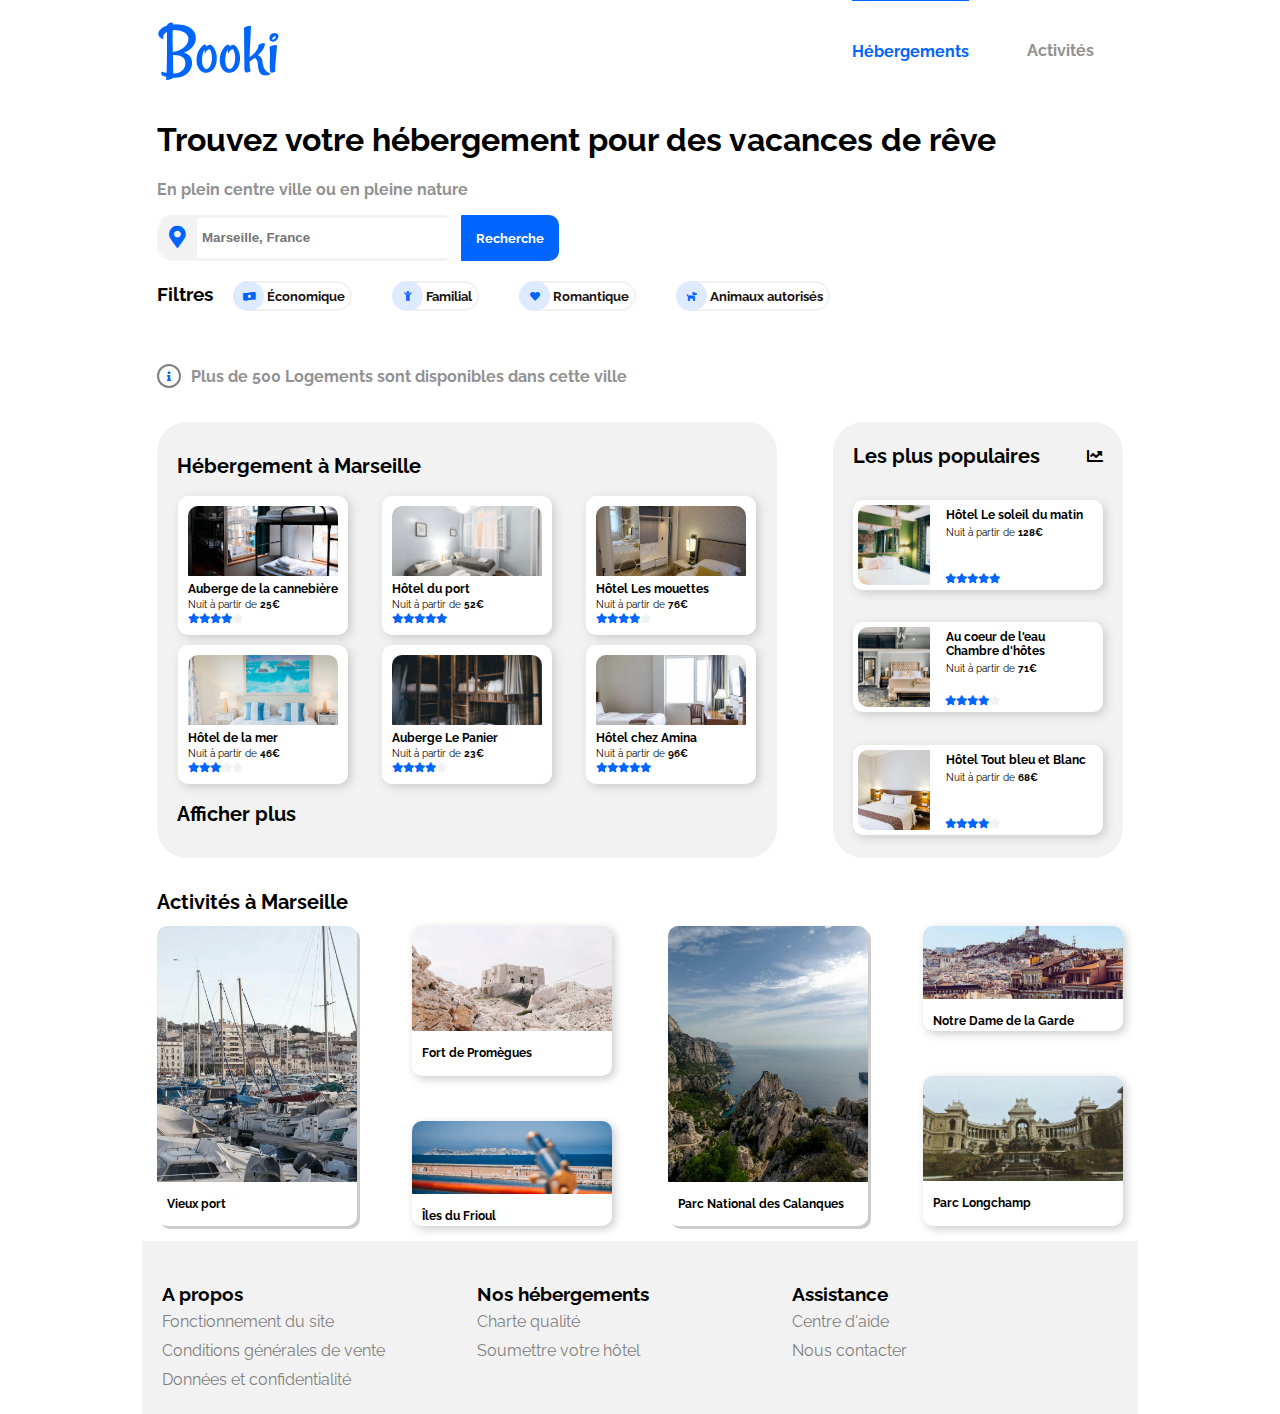
<file: index.html>
<!DOCTYPE html>
<html dir="ltr" lang="fr">
  <head>
    <meta charset="utf-8" />
    <!--prendre en charge sans soucis les caractères accentués-->
    <meta name="viewport" content="width=device-width, initial-scale=1" />

    <link rel="preconnect" href="https://fonts.googleapis.com" />
    <link rel="preconnect" href="https://fonts.gstatic.com" crossorigin />

    <!-- lien vers la fonte RALEWAY-->
    <link
      href="https://fonts.googleapis.com/css2?family=Raleway:wght@300;400;700&display=swap"
      rel="stylesheet"
    />
    <!--Lien vers les icones -->
    <link
      rel="stylesheet"
      href="https://cdnjs.cloudflare.com/ajax/libs/font-awesome/5.15.4/css/all.min.css"
      integrity="sha512-1ycn6IcaQQ40/MKBW2W4Rhis/DbILU74C1vSrLJxCq57o941Ym01SwNsOMqvEBFlcgUa6xLiPY/NS5R+E6ztJQ=="
      crossorigin="anonymous"
      referrerpolicy="no-referrer"
    />
    <!--Lien vers la feuille de styles-->
    <link rel="stylesheet" href="css/styles.css" />
    <meta name="google-site-verification" content="gHqJjGgJ9Q2KYkoZPG8qtgDvZn_JRS163qQi6VHBXZU" />
    <title>Site Booki</title>
  </head>
  <body>
    <div id="page">
      <header>
        <a href="#">
          <img src="images/logo/Booki_Centre.png" alt="Logo de Booki" />
        </a>
        <nav id="navigation">
          <a class="nounderline bordure_bleue" href="#Hebergements"
            >Hébergements</a
          >
          <!-- Lien vers le paragraphe Hébergement  style non souligné-->
          <a class="nounderline Fonte_Grise" href="#Activité"> Activités</a>
        </nav>
      </header>
      <!--Conteneur Page principale du site-->
      <section id="Menu_Recherche">
        <!--Conteneur menu recherche villet-->
        <div id="Titre">
          <h1>
            <strong>Trouvez votre hébergement pour des vacances de rêve</strong>
          </h1>
          <p>En plein centre ville ou en pleine nature</p>
        </div>
        <!--fin section titre-->

        <form class="Cont_Ville_Recherche">
          <!-- Formulaire recherche ville  -->

          <button class="Icone"><i class="fas fa-map-marker-alt"></i></button>
          <!-- Icône de localisation -->
          <input
            class="Champs_Ville"
            type="text"
            placeholder="Marseille, France"
            name="Ville"
            id="Ville"
            size="30"
          />
          <!-- Champ de renseignement de la ville -->
          <button class="Bouton_Val_Recherche">Recherche</button>
          <button class="Icone_Recherche"><i class="fas fa-search"></i></button>
        </form>
        <!--    fin Formulaire recherche ville -->
      </section>
      <!--fin menu-recherche-->
      <!--Fin formulaire recherche ville-->

      <section id="Filtre">
        <!--Container des filtres de recherches-->
        <div id="Selection-Filter">
          <h3>Filtres</h3>

          <nav class="Bouton_Regroupement">
            <button class="Bouton_Filtre">
              <!--bouton filtre économique-->
              <i class="fas fa-money-bill-wave-alt Icone_Localisation"></i>
              <!--icone économique-->
              <span class="Theme">Économique</span>
            </button>
            <!--fin bouton filtre économique-->
            <button class="Bouton_Filtre">
              <!--bouton filtre famille-->
              <i class="fas fa-child Icone_Localisation"></i>
              <!--icone Famille-->
              <span class="Theme">Familial</span>
            </button>
            <!--Fin DIV bouton filtre famille-->
          </nav>
          <button class="Bouton_Filtre">
            <!--bouton filtre ROMANTIQUE-->
            <i class="fas fa-heart Icone_Localisation"></i>
            <!--icone Romantique-->
            <span class="Theme">Romantique</span>
          </button>
          <!--Fin bouton filtre ROMANTIQUE-->
          <button class="Bouton_Filtre">
            <!--bonton filtre Animaux autorisé-->
            <i class="fas fa-dog Icone_Localisation"></i>
            <!--icone Animaux autorisé-->
            <span class="Theme">Animaux autorisés</span>
          </button>
          <!--Fin bouton filtre Animaux autorisés-->
        </div>
        <!--Fin Selection-Filter-->
        <div class="Info">
          <!--   Container de l'info logement-->
          <div class="Icone_Info"><i class="fas fa-info"></i></div>
          <p>
            <span>Plus de 500 Logements sont disponibles dans cette ville</span>
          </p>
        </div>
      </section>
      <!--fin de conteneur bonton filtre-->

      <section id="Hebergements">
        <!--              Section HEBERGEMENT                    -->
        <div class="Hebergement_a_Marseille">
          <div class="Titre1">
            <h2>Hébergement à Marseille</h2>
          </div>
          <!--fin Titre1-->
          <div id="Hotels_Marseille">
            <!-- Hotel à Marseille-->
            <div class="Hebergement1">
              <!--premiere hebergement-->
              <a class="nounderline" href="">
                <img
                  class="Banniere_Image"
                  src="images/hebergements/4_small/marcus-loke-WQJvWU_HZFo-unsplash.jpg"
                  srcset="
                    images/hebergements/4_small/marcus-loke-WQJvWU_HZFo-unsplash.jpg   480w,
                    images/hebergements/3_medium/marcus-loke-WQJvWU_HZFo-unsplash.jpg  768w,
                    images/hebergements/2_Large/marcus-loke-WQJvWU_HZFo-unsplash.jpg   992w,
                    images/hebergements/1_xlarge/marcus-loke-WQJvWU_HZFo-unsplash.jpg 1092w
                  "
                  sizes="(min-width: 250px) 50vw , (min-width:500px) 25vw , 100vw"
                  alt="Auberge de la Cannebière"
                />

                <h3>Auberge de la cannebière</h3>
                <p>Nuit à partir de <strong>25€</strong></p>

                <div class="Classement">
                  <i class="fas fa-star"></i>
                  <i class="fas fa-star"></i>
                  <i class="fas fa-star"></i>
                  <i class="fas fa-star"></i>
                  <b class="fas fa-star"></b>
                </div>
                <!--Fin classement premiers hebergement-->
              </a>
              <!--Fin lien image-->
            </div>
            <!-- fin hebergement1-->
            <div class="Hebergement1">
              <!--deuxieme hebergement-->
              <a class="nounderline" href="">
                <img
                  class="Banniere_Image"
                  src="images/hebergements/4_small/fred-kleber-gTbaxaVLvsg-unsplash.jpg"
                  srcset="
                    images/hebergements/4_small/fred-kleber-gTbaxaVLvsg-unsplash.jpg   480w,
                    images/hebergements/3_medium/fred-kleber-gTbaxaVLvsg-unsplash.jpg  768w,
                    images/hebergements/2_Large/fred-kleber-gTbaxaVLvsg-unsplash.jpg   992w,
                    images/hebergements/1_xlarge/fred-kleber-gTbaxaVLvsg-unsplash.jpg 1092w
                  "
                  sizes="(min-width: 250px) 50vw , (min-width:500px) 25vw , 100vw"
                  alt="Hotel du Port"
                />

                <h3>Hôtel du port</h3>
                <p>Nuit à partir de <strong>52€</strong></p>
                <div class="Classement">
                  <!-- classification ***-->
                  <i class="fas fa-star"></i>
                  <i class="fas fa-star"></i>
                  <i class="fas fa-star"></i>
                  <i class="fas fa-star"></i>
                  <i class="fas fa-star"></i>
                </div>
                <!--Fin classement premiers hebergement-->
              </a>
              <!--Fin lien image-->
            </div>
            <!-- fin deuxieme hebergement2 -->
            <div class="Hebergement1">
              <!--troisieme hebergement-->
              <a href="#" class="nounderline">
                <img
                  class="Banniere_Image"
                  src="images/hebergements/4_small/reisetopia-B8WIgxA_PFU-unsplash.jpg"
                  srcset="
                    images/hebergements/4_small/reisetopia-B8WIgxA_PFU-unsplash.jpg   480w,
                    images/hebergements/3_medium/reisetopia-B8WIgxA_PFU-unsplash.jpg  768w,
                    images/hebergements/2_Large/reisetopia-B8WIgxA_PFU-unsplash.jpg   992w,
                    images/hebergements/1_xlarge/reisetopia-B8WIgxA_PFU-unsplash.jpg 1092w
                  "
                  sizes="(min-width: 250px) 50vw , (min-width:500px) 25vw , 100vw"
                  alt="Hôtel Les mouettes"
                />

                <h3>Hôtel Les mouettes</h3>
                <p>Nuit à partir de <strong>76€</strong></p>
                <div class="Classement">
                  <!-- classification ***-->
                  <i class="fas fa-star"></i>
                  <i class="fas fa-star"></i>
                  <i class="fas fa-star"></i>
                  <i class="fas fa-star"></i>
                  <b class="fas fa-star"></b>
                </div>
                <!--Fin classement premiers hebergement-->
              </a>
              <!--Fin lien image-->
            </div>
            <!-- fin troisieme hebergement2 -->
            <div class="Hebergement1">
              <!--Quatrieme hebergement-->
              <a href="#" class="nounderline">
                <img
                  class="Banniere_Image"
                  src="images/hebergements/4_small/annie-spratt-Eg1qcIitAuA-unsplash.jpg"
                  srcset="
                    images/hebergements/4_small/annie-spratt-Eg1qcIitAuA-unsplash.jpg   480w,
                    images/hebergements/3_medium/annie-spratt-Eg1qcIitAuA-unsplash.jpg  768w,
                    images/hebergements/2_Large/annie-spratt-Eg1qcIitAuA-unsplash.jpg   992w,
                    images/hebergements/1_xlarge/annie-spratt-Eg1qcIitAuA-unsplash.jpg 1092w
                  "
                  sizes="(min-width: 250px) 50vw , (min-width:500px) 25vw , 100vw"
                  alt="Hotel de la mer"
                />

                <h3>Hôtel de la mer</h3>
                <p>Nuit à partir de <strong>46€</strong></p>
                <div class="Classement">
                  <!-- classification ***-->
                  <i class="fas fa-star"></i>
                  <i class="fas fa-star"></i>
                  <i class="fas fa-star"></i>
                  <b class="fas fa-star"></b>
                  <b class="fas fa-star"></b>
                </div>
                <!--Fin classement premiers hebergement-->
              </a>
              <!--Fin lien image-->
            </div>
            <!-- fin quatrieme hebergement4 -->
            <div class="Hebergement1">
              <!--cinquieme hebergement-->

              <a
                href="images/hebergements/4_small/nicate-lee-kT-ZyaiwBe0-unsplash.jpg"
                class="nounderline"
              >
                <img
                  class="Banniere_Image"
                  src="images/hebergements/4_small/nicate-lee-kT-ZyaiwBe0-unsplash.jpg"
                  srcset="
                    images/hebergements/4_small/nicate-lee-kT-ZyaiwBe0-unsplash.jpg   480w,
                    images/hebergements/3_medium/nicate-lee-kT-ZyaiwBe0-unsplash.jpg  768w,
                    images/hebergements/2_Large/nicate-lee-kT-ZyaiwBe0-unsplash.jpg   992w,
                    images/hebergements/1_xlarge/nicate-lee-kT-ZyaiwBe0-unsplash.jpg 1092w
                  "
                  sizes="(min-width: 250px) 50vw , (min-width:500px) 25vw , 100vw"
                  alt="Auberge Le Panier"
                />

                <h3>Auberge Le Panier</h3>
                <p>Nuit à partir de <strong>23€</strong></p>
                <div class="Classement">
                  <!-- classification ***-->
                  <i class="fas fa-star"></i>
                  <i class="fas fa-star"></i>
                  <i class="fas fa-star"></i>
                  <i class="fas fa-star"></i>
                  <b class="fas fa-star"></b>
                </div>
                <!--Fin classement premiers hebergement-->
              </a>
              <!--Fin lien image-->
            </div>
            <!-- fin cinquieme hebergement -->
            <div class="Hebergement1">
              <!--sixieme hebergement-->

              <a
                href="images/hebergements/4_small/febrian-zakaria-M6S1WvfW68A-unsplash.jpg"
                class="nounderline"
              >
                <img
                  class="Banniere_Image"
                  src="images/hebergements/4_small/febrian-zakaria-M6S1WvfW68A-unsplash.jpg"
                  srcset="
                    images/hebergements/4_small/febrian-zakaria-M6S1WvfW68A-unsplash.jpg   480w,
                    images/hebergements/3_medium/febrian-zakaria-M6S1WvfW68A-unsplash.jpg  768w,
                    images/hebergements/2_Large/febrian-zakaria-M6S1WvfW68A-unsplash.jpg   992w,
                    images/hebergements/1_xlarge/febrian-zakaria-M6S1WvfW68A-unsplash.jpg 1092w
                  "
                  sizes="(min-width: 250px) 50vw , (min-width:500px) 25vw , 100vw"
                  alt="Hôtel chez Amina"
                />

                <h3>Hôtel chez Amina</h3>
                <p>Nuit à partir de <strong>96€</strong></p>
                <div class="Classement">
                  <!-- classification ***-->
                  <i class="fas fa-star"></i>
                  <i class="fas fa-star"></i>
                  <i class="fas fa-star"></i>
                  <i class="fas fa-star"></i>
                  <i class="fas fa-star"></i>
                </div>
                <!--Fin classement premiers hebergement-->
              </a>
              <!--Fin lien image-->
            </div>
            <!-- fin sixieme hebergement -->
          </div>
          <div class="Titre1">
            <!--Fin Hotel-marseille-->
            <h2>Afficher plus</h2>
          </div>
        </div>
        <!--Fin hebergement marseille-->

        <div id="Les_plus_populaires">
          <div class="titre_populaire">
            <h2>Les plus populaires</h2>
            <i class="fas fa-chart-line"></i>
          </div>

          <a href="#" class="nounderline">
            <div class="Populaire">
              <!--premiere hebergement populaire-->

              <img
                class="Banniere_Imagepop"
                src="images/hebergements/4_small/emile-guillemot-Bj_rcSC5XfE-unsplash.jpg"
                srcset="
                  images/hebergements/4_small/emile-guillemot-Bj_rcSC5XfE-unsplash.jpg   480w,
                  images/hebergements/3_medium/emile-guillemot-Bj_rcSC5XfE-unsplash.jpg  768w,
                  images/hebergements/2_Large/emile-guillemot-Bj_rcSC5XfE-unsplash.jpg   992w,
                  images/hebergements/1_xlarge/emile-guillemot-Bj_rcSC5XfE-unsplash.jpg 1092w
                "
                sizes="(min-width: 250px) 50vw , (min-width:500px) 25vw , 100vw"
                alt="Hôtel Le soleil du matin"
              />
              <div class="banniere_description_pop">
                <div class="Titre_pop">
                  <!--  banniere description hotel populaire 1-->
                  <h3>Hôtel Le soleil du matin</h3>
                  <p>Nuit à partir de <strong>128€</strong></p>
                </div>
                <div class="Classement">
                  <!--classement premiers hebergement-->
                  <i class="fas fa-star"></i>
                  <i class="fas fa-star"></i>
                  <i class="fas fa-star"></i>
                  <i class="fas fa-star"></i>
                  <i class="fas fa-star"></i>
                </div>
                <!--Fin classement premiers hebergement-->
              </div>
              <!--fin banniere description hohet populaire 1-->
            </div>
            <!-- fin premier hebergement populaire-->
          </a>

          <a href="#" class="nounderline">
            <div class="Populaire">
              <!--deuxieme hebergement populaire-->

              <img
                class="Banniere_Imagepop"
                src="images/hebergements/4_small/aw-creative-VGs8z60yT2c-unsplash.jpg"
                srcset="
                  images/hebergements/4_small/aw-creative-VGs8z60yT2c-unsplash.jpg   480w,
                  images/hebergements/3_medium/aw-creative-VGs8z60yT2c-unsplash.jpg  768w,
                  images/hebergements/2_Large/aw-creative-VGs8z60yT2c-unsplash.jpg   992w,
                  images/hebergements/1_xlarge/aw-creative-VGs8z60yT2c-unsplash.jpg 1092w
                "
                sizes="(min-width: 250px) 50vw , (min-width:500px) 25vw , 100vw"
                alt="Au coeur de l'eau Chambre d'hôtes"
              />

              <div class="banniere_description_pop">
                <div class="Titre_pop">
                  <h3>Au coeur de l'eau Chambre d'hôtes</h3>
                  <!--bannière description_pop -->
                  <p>Nuit à partir de <strong>71€</strong></p>
                </div>
                <div class="Classement">
                  <!--classement premiers hebergement-->
                  <i class="fas fa-star"></i>
                  <i class="fas fa-star"></i>
                  <i class="fas fa-star"></i>
                  <i class="fas fa-star"></i>
                  <b class="fas fa-star"></b>
                </div>
                <!--Fin classement premiers hebergement-->
              </div>
              <!--Fin de bannière description_pop -->
            </div>
            <!-- fin deuxieme hebergement populaire-->
          </a>

          <a href="#" class="nounderline">
            <div class="Populaire">
              <!--Troisieme hebergement populaire-->

              <img
                class="Banniere_Imagepop"
                src="images/hebergements/4_small/febrian-zakaria-sjvU0THccQA-unsplash.jpg"
                srcset="
                  images/hebergements/4_small/febrian-zakaria-sjvU0THccQA-unsplash.jpg   480w,
                  images/hebergements/3_medium/febrian-zakaria-sjvU0THccQA-unsplash.jpg  768w,
                  images/hebergements/2_Large/febrian-zakaria-sjvU0THccQA-unsplash.jpg   992w,
                  images/hebergements/1_xlarge/febrian-zakaria-sjvU0THccQA-unsplash.jpg 1092w
                "
                sizes="(min-width: 250px) 50vw , (min-width:500px) 25vw , 100vw"
                alt="Hôtel Tout bleu et Blanc"
              />

              <div class="banniere_description_pop">
                <!--bannière description_pop -->
                <div class="Titre_pop">
                  <h3>Hôtel Tout bleu et Blanc</h3>
                  <p>Nuit à partir de <strong>68€</strong></p>
                </div>
                <div class="Classement">
                  <!--- classement premiers hebergement -->
                  <i class="fas fa-star"></i>
                  <i class="fas fa-star"></i>
                  <i class="fas fa-star"></i>
                  <i class="fas fa-star"></i>
                  <b class="fas fa-star"></b>
                </div>
                <!--Fin classement premiers hebergement-->
              </div>
              <!--Fin de bannière description_pop -->
            </div>
            <!-- fin Troisieme hebergement populaire-->
          </a>
        </div>
        <!--fin des plus populaire-->
      </section>
      <!-- fin hebergement-->
      <section id="Activité">
        <!-- section Activité-->
        <div class="Activité_Marseille">
          <!-- Container Activité-->
          <div class="Titre1">
            <h2>Activités à Marseille</h2>
          </div>
          <!--fin Titre1-->

          <div class="lieux_de_visite">
            <!-- section lieux de visite-->
            <a href="#" class="nounderline">
              <!-- premier lieux de visite-->
              <div class="Cont_Grande_image">
                <img
                  class="Banniere_Imageact"
                  src="images/activites/4_small/reno-laithienne-QUgJhdY5Fyk-unsplash.jpg"
                  srcset="
                    images/activites/4_small/reno-laithienne-QUgJhdY5Fyk-unsplash.jpg   576w,
                    images/activites/3_medium/reno-laithienne-QUgJhdY5Fyk-unsplash.jpg  768w,
                    images/activites/2_Large/reno-laithienne-QUgJhdY5Fyk-unsplash.jpg   992w,
                    images/activites/1_xlarge/reno-laithienne-QUgJhdY5Fyk-unsplash.jpg 1092w
                  "
                  sizes="(min-width: 250px) 50vw , (min-width:500px) 25vw , 100vw"
                  alt="Vieux Port"
                />
                <h3>Vieux port</h3>
              </div>
            </a>
            <!-- Fin premier lieux de visite-->

            <div class="Cont_Image_Double">
              <!-- Deuxieme lieux de visite-->
              <a href="#" class="nounderline">
                <div class="Cont_Petite_image">
                  <img
                    class="Banniere_Imageact2"
                    src="images/activites/4_small/paul-hermann-QFTrLdQIRhI-unsplash.jpg"
                    srcset="
                      images/activites/4_small/paul-hermann-QFTrLdQIRhI-unsplash.jpg   576w,
                      images/activites/3_medium/paul-hermann-QFTrLdQIRhI-unsplash.jpg  768w,
                      images/activites/2_Large/paul-hermann-QFTrLdQIRhI-unsplash.jpg   992w,
                      images/activites/1_xlarge/paul-hermann-QFTrLdQIRhI-unsplash.jpg 1092w
                    "
                    sizes="(min-width: 250px) 50vw , (min-width:500px) 25vw , 100vw"
                    alt="Fort de Promègues"
                  />
                  <h3>Fort de Promègues</h3>
                </div>
              </a>
              <a href="#" class="nounderline">
                <div class="Cont_Petite_image Petite_hauteur">
                  <img
                    class="Banniere_Imageact2"
                    src="images/activites/4_small/kevin-hikari-rV_Qd1l-VXg-unsplash.jpg"
                    srcset="
                      images/activites/4_small/kevin-hikari-rV_Qd1l-VXg-unsplash.jpg   576w,
                      images/activites/3_medium/kevin-hikari-rV_Qd1l-VXg-unsplash.jpg  768w,
                      images/activites/2_Large/kevin-hikari-rV_Qd1l-VXg-unsplash.jpg   992w,
                      images/activites/1_xlarge/kevin-hikari-rV_Qd1l-VXg-unsplash.jpg 1092w
                    "
                    sizes="(min-width: 250px) 50vw , (min-width:500px) 25vw , 100vw"
                    alt="Iles du Frioul"
                  />
                  <h3>Îles du Frioul</h3>
                </div>
              </a>
            </div>
            <!--fin   Deuxieme lieux de visite-->

            <a href="#" class="nounderline">
              <!-- Troisieme lieux de visite-->
              <div class="Cont_Grande_image">
                <img
                  class="Banniere_Imageact"
                  src="images/activites/4_small/kilyan-sockalingum-NR8-cBCN3aI-unsplash.jpg"
                  srcset="
                    images/activites/4_small/kilyan-sockalingum-NR8-cBCN3aI-unsplash.jpg   576w,
                    images/activites/3_medium/kilyan-sockalingum-NR8-cBCN3aI-unsplash.jpg  768w,
                    images/activites/2_Large/kilyan-sockalingum-NR8-cBCN3aI-unsplash.jpg   992w,
                    images/activites/1_xlarge/kilyan-sockalingum-NR8-cBCN3aI-unsplash.jpg 1092w
                  "
                  sizes="(min-width: 250px) 50vw , (min-width:500px) 25vw , 100vw"
                  alt="Parc National des Calanques"
                />
                <h3>Parc National des Calanques</h3>
              </div>
            </a>
            <!--Fin  Troisieme lieux de visite-->

            <div class="Cont_Image_Double">
              <!-- Quatrième lieux de visite-->

              <a href="#" class="nounderline">
                <div class="Cont_Petite_image Petite_hauteur">
                  <img
                    class="Banniere_Imageact2"
                    src="images/activites/4_small/florian-wehde-xW9e8gdotxI-unsplash.jpg"
                    srcset="
                      images/activites/4_small/florian-wehde-xW9e8gdotxI-unsplash.jpg   576w,
                      images/activites/3_medium/florian-wehde-xW9e8gdotxI-unsplash.jpg  768w,
                      images/activites/2_Large/florian-wehde-xW9e8gdotxI-unsplash.jpg   992w,
                      images/activites/1_xlarge/florian-wehde-xW9e8gdotxI-unsplash.jpg 1092w
                    "
                    sizes="(min-width: 250px) 50vw , (min-width:500px) 25vw , 100vw"
                    alt="Notre Dame de la Garde"
                  />
                  <h3>Notre Dame de la Garde</h3>
                </div>
              </a>
              <a href="#" class="nounderline">
                <div class="Cont_Petite_image">
                  <img
                    class="Banniere_Imageact2"
                    src="images/activites/4_small/lena-paulin-wH2-EJoDcV0-unsplash.jpg"
                    srcset="
                      images/activites/4_small/lena-paulin-wH2-EJoDcV0-unsplash.jpg   576w,
                      images/activites/3_medium/lena-paulin-wH2-EJoDcV0-unsplash.jpg  768w,
                      images/activites/2_Large/lena-paulin-wH2-EJoDcV0-unsplash.jpg   992w,
                      images/activites/1_xlarge/lena-paulin-wH2-EJoDcV0-unsplash.jpg 1096w
                    "
                    sizes="(min-width: 250px) 50vw , (min-width:500px) 25vw , 100vw"
                    alt="Notre Dame de la Garde"
                  />
                  <h3>Parc Longchamp</h3>
                </div>
              </a>
            </div>
            <!--fin   Quérieme lieux de visite-->
          </div>
          <!--fin section lieux de visite-->
        </div>
        <!--fin section activité à marseille-->
      </section>
      <!-- Fin section Activité-->
    </div>
    <!-- fin bloc page-->
    <footer>
      <section class="Itemfooter">
        <h3><strong>A propos</strong></h3>

        <a href="#">Fonctionnement du site</a>
        <a href="#">Conditions générales de vente</a>
        <a href="#">Données et confidentialité</a>
      </section>
      <section class="Itemfooter">
        <h3><strong>Nos hébergements</strong></h3>

        <a href="#">Charte qualité</a>
        <a href="#">Soumettre votre hôtel</a>
      </section>

      <section class="Itemfooter">
        <h3><strong>Assistance </strong></h3>
        <a href="#">Centre d'aide</a>
        <a href="#">Nous contacter</a>
      </section>
    </footer>
  </body>
</html>
</file>
<file: css/styles.css>
/* Définition de la taille du site*/
body {
  max-width: 996px;
  margin: auto;
}
/* Définition de la taille de la page principale*/
#page {
  max-width: 992px; /* Largeur maxi de la pag 992 pixels   */
  margin: 0px; /* Permet de centrer la page dans le navigateur */
  font-family: "Raleway";
  margin-left: 15px;
  margin-right: 15px;
}
p {
  color: black; /* Police paragraphe : couleur noire */
}
#page h3 {
  color: black; /* Police Titre h3 : couleur noire */
  font-family: "Raleway";
}
h1 {
  font-weight: bold; /* Police Titre principal h1 : couleur noire*/
}
/* Harmonisation des balises textes*/
h3 {
  margin-top: 2px;
  margin-bottom: 2px;
}

strong {
  /* mise en forme fonte en caractère gras */
  font-weight: bold;
}
/* Description du header */
header {
  display: flex; /* container de type flex */
  flex-direction: row; /* Disposition des éléments en ligne*/
  justify-content: space-between; /* Epacement des 2 éléments principaux espace au centre */
  align-items: flex-end;
  flex-wrap: wrap; /* Donne la possobilité aux éléments de revenir à la ligne en cas de largeur de fenetre trop petite */
}

header span {
  font-weight: bold; /* Permet une fonte en gras des éléments de navigation*/
}

#navigation {
  display: flex; /* Container Navigation qui englobe les liens Hebergement et activité */
  justify-content: space-around; /* Mise en place d'espacement égaux entre les éléments */
  align-items: center; /* Alignement des textes */
  height: 100px;
  width: 300px;
  font-weight: bold;
}
#navigation Fonte_Grise {
  color: #929191;
  /* Réinitiali la couleur de font en noire aprés avoir cliqué sur le lien */
}
.bordure_bleue {
  display: flex;
  border-bottom: none;
  border-top: 2px solid #0065fc;
  color: #0065fc;
  font-weight: bold;
  align-items: center; /* Place le texte Hébergement au center du container */
  height: 100%; /* Initialice le container au maximim de la hauteur de l'ID Navigation*/
}

.Fonte_Grise {
  /*permet de conserver la couleur de fonte apres avoir cliquer sr le lien*/
  color: #929191;
}
#Menu_Recherche {
  display: flex;
  height: auto;
  flex-direction: column;
}
#Titre p {
  font-weight: bold;
  color: #929191;
}
.Cont_Ville_Recherche {
  /* Container de boutons dans le formulaire de recherche */
  display: flex;
  width: 300px;
  border-top: 3px #f2f2f2 solid;
  border-bottom: 3px #f2f2f2 solid;
  border-radius: 15px;
}

.Icone {
  box-sizing: border-box; /* la taille est idépendante dde celle du contenu */
  height: 40px;
  width: 40px;
  padding-left: 10px;
  padding-right: 10px;
  border-radius: 15px 1px 1px 15px;
  color: #0065fc; /* #0b021f;  correction par rapport à  */
  background-color: #f2f2f2;

  text-align: center;
  border: #77a4e9;
  cursor: pointer; /* Changement de curseur au passaf de la souris*/
  font-size: 22px;
  flex-shrink: 0;
}
.Info {
  /* Container de l'icone Info dan sle container Filtre */

  display: flex;
  background-color: white;
  margin: 20px 0px 20px 0px;
  align-items: center; /* alignement des éléments sur la même ligne*/
}
.Info span {
  font-family: "Raleway";
  padding: 0px;
  font-weight: bold;
  color: #929191;
}
.Info p {
  margin-left: 10px;
}
.Icone_Info {
  box-sizing: content-box;
  border-radius: 15px;
  width: 10px;
  height: 10px;
  color: #0065fc;
  padding: 5px;
  font-size: 10px;
  text-align: center;
  border: 2px grey solid;
}

.icone:hover {
  /* Changement de la couleur de fond de l'icone  */
  background-color: #f2f2f2;
}

.Champs_Ville {
  border: none; /* supprime la bordure noire du champs input */
  font-weight: bold;
  color: black;
  padding-left: 5px;
}
.Bouton_Val_Recherche {
  color: white;
  font-family: "Raleway";
  padding-left: 15px;
  padding-right: 15px;
  border-radius: 1px 10px 10px 1px;
  background-color: #0065fc;
  cursor: pointer; /* Changement du pointeur de souris lors du survol du bouton*/
  font-weight: bold;
  display: inline-block;
  border: #77a4e9;
  margin: -3px;
}
.Bouton_Val_Recherche:hover {
  /* Changement d'aspect du bouton de recherche  lors de son survol*/

  background-color: #7adaf1;
  color: black;
}
.Icone_Recherche {
  display: none;
}
#Filtre {
  display: flex;
  flex-direction: column;
  flex-wrap: wrap;
  text-align: start;
  font-family: "Raleway";
}
#Selection-Filter {
  display: flex;
  flex-direction: row;
  flex-wrap: wrap;
  text-align: center;
  justify-content: start;
}
#Selection-Filter h3 {
  padding-top: 20px;
  text-align: center;
}
.Bouton_Regroupement {
  display: flex;
  flex-direction: row;
  text-align: center;
}
.Bouton_Filtre {
  /* type container des boutons filtre */
  display: flex;
  border-radius: 17px 17px 17px 17px;
  justify-content: flex-start; /*    space-around;*/
  padding: 0px;
  color: rgb(32, 17, 17);
  background-color: white;

  border: 2px #f2f2f2 solid;
  margin: 20px;
  flex-direction: row;
  text-align: center;
}
.Bouton_Filtre:hover {
  background-color: #77a4e9;
}
.Icone_Localisation {
  box-sizing: border-box;
  width: 31px;
  border-radius: 15px;
  color: #0065fc;
  padding: 10px;
  font-size: 10px;
  background-color: #deebff;
  margin: -2px;
}
.Theme {
  font-family: "Raleway", sans-serif, serif;
  padding: 5px;
  font-weight: bold;
}

/*  ****************************** Container Hebergements *****************************/

#Hebergements {
  /* Container Hebergements  Marseille + Les plus populaires */
  display: flex;
  flex-direction: row;
  font-family: "Raleway";
  justify-content: space-between;
  margin: 0%;
}
.Hebergement_a_Marseille {
  /* Container Hebergement à  Marseille  ( fond gris)  */

  color: black;
  flex-direction: column;
  justify-content: space-between;
  width: 60%;
  text-decoration-line: none; /* interdit le soulignement d'un texte dans une structure de lien */
  padding: 20px;
  background-color: #f2f2f2;
  border-radius: 30px;
}
.Titre1 h2 {
  font-size: 20px;
  font-weight: bold;
  margin-top: 12px;
  margin-bottom: 12px;
}
#Hotels_Marseille {
  /* ensemble des 6 hotels sélectionnés */
  display: flex;
  flex-direction: row;
  flex-wrap: wrap;
  justify-content: space-between;
  padding: 1px;
}
.Hebergement1 {
  /* Premier hotel de marseilles */

  /*    border:1px rgb(206, 137, 35) solid; */
  flex-direction: column;
  width: 150px;
  height: auto;
  background-color: #ffff;
  border-radius: 10px;
  margin-top: 5px;
  margin-bottom: 5px;
  padding: 10px;

  box-shadow: 3px 3px 10px rgb(204, 204, 204);
}
.Banniere_Image {
  /*  Banniere image hotel 1 */
  height: 70px;
  width: 100%;
  /*border:1px rgb(226, 33, 49) solid; */
  margin-bottom: 0px;
  border-radius: 10px 10px 1px 1px;
  object-fit: cover;
}
.Hebergement1 h3 {
  /* mise en forme fonte generale h3 de la description de l'hotel */
  font-size: 12px;
  font-weight: bold;
  margin-top: 2px;
  margin-bottom: 2px;
}
.Hebergement1 p {
  /* mise en forme fonte gerale h3 de la description de l'holet */
  font-size: 10px;
  margin-top: 3px;
  margin-bottom: 3px;
}
.Classement {
  /*  Container des etoile de classement des hotels  ---*/

  display: flex;
  height: 5px;
  font-size: 10px;
}
.nounderline:link {
  text-decoration: none; /* interdit le soulignement d'un texte dans une structure de lien des hébergements */
}
b {
  /* couleur par ticulière de l'étoile grise */
  color: #f2f2f2;
}
.Classement {
  /* couleur particulière de l'étoile de classement */
  display: flex;
  color: #0065fc;
  font-size: 10px;
  height: 10px;
  margin-bottom: 2px;
}
#Les_plus_populaires {
  /* Container Hebregement   Les plus populaires */
  display: flex;
  flex-direction: column;
  box-sizing: border-box;
  justify-content: space-between;
  width: 30%;
  text-decoration-line: none; /* interdit le soulignement d'un texte dans une structure de lien */
  background-color: #f2f2f2;
  border-radius: 30px;
  padding: 20px;
}
.Titre_populaires i {
  /* couleur générale de l'étoile de classement */
  color: black;
}
.titre_populaire {
  display: flex;
  flex-direction: row;
  align-items: center;
  justify-content: space-between;
}
.titre_populaire h2 {
  font-size: 20px;
  font-weight: bold;
  margin-top: 2px;
  margin-bottom: 2px;
}
.Populaire {
  display: flex;
  flex-direction: row;
  height: 80px;
  background-color: #ffff;
  border-radius: 10px;
  padding: 5px;
  margin-bottom: 3px;
  box-shadow: 3px 3px 10px rgb(204, 204, 204);
}
.Banniere_Imagepop {
  /* - Banniere image hotel populaire --*/
  height: 100%;
  width: 30%;
  margin-bottom: 0px;
  border-radius: 10px 1px 1px 10px;
  object-fit: cover;
  flex-shrink: 0; /* Elargi l'image au maximum de son espace d'implantation */
}
.Titre_pop {
  display: flex;
  flex-direction: column;
  justify-content: space-between;
  margin: 1px;
}
.banniere_description_pop {
  display: flex;
  flex-direction: column;
  justify-content: space-between;
  margin-left: 15px;
}
.banniere_description_pop h3 {
  font-size: 12px;
  font-weight: bold;
  margin-top: 2px;
  margin-bottom: 2px;
}
.banniere_description_pop p {
  /* mise en forme fonte generale h3 de la description de l'hotel */
  font-size: 10px;
  margin-top: 3px;
  margin-bottom: 3px;
}
.Activité_Marseille {
  /* ACTIVITE A MARSEILLE */
  display: flex;
  justify-content: space-around;
  flex-direction: column;
  width: 100%;
  margin-top: 20px;
  margin-bottom: 15px;
  font-family: "Raleway";
}
.lieux_de_visite {
  display: flex;
  flex-direction: row;
  flex-wrap: wrap;
  justify-content: space-between;
}
.Cont_Grande_image {
  display: flex;
  flex-direction: column;
  height: 300px;
  width: 200px;
  box-shadow: 3px 3px 0px rgb(204, 204, 204);
  border-radius: 10px 10px 10px 10px;
}
.Cont_Image_Double {
  display: flex;
  flex-direction: column;
  justify-content: space-between;
  height: 300px;
  width: 200px;
}
.Cont_Petite_image {
  display: flex;
  flex-direction: column;
  height: 150px;
  box-shadow: 3px 3px 10px rgb(204, 204, 204);
  border-radius: 10px 10px 10px 10px;
}
.Petite_hauteur {
  /* Containeur de la petite image des activitées */
  height: 105px;
}
.Ile_Port {
  display: flex;
  flex-direction: column;
}
.Banniere_Imageact {
  /* ------------------- Banniere image hotel 1 --------------------------------*/
  width: 200px;
  height: 90%;
  border-radius: 10px 10px 1px 1px;
  object-fit: cover;
}
.Banniere_Imageact2 {
  /* ------------------- Banniere image hotel 1 --------------------------------*/
  height: 70%;
  width: 100%;
  border-radius: 10px 10px 1px 1px;
  object-fit: cover;
}
.lieux_de_visite h3 {
  font-size: 12px;
  font-weight: bold;
  margin-top: 15px;
  margin-bottom: 15px;
  margin-left: 10px;
}
/***********************************FOOTER ***************************/
footer {
  display: flex;
  font-family: raleway;
  flex-direction: row;
  flex-wrap: nowrap;
  justify-content: flex-start;
  padding-left: 10px;
  padding-top: 40px;
  padding-bottom: 20px;
  background-color: #f2f2f2;
}
footer a {
  text-decoration: none;
  color: grey;
  font-family: "Raleway";
  margin: 5px 5px 5px 0px;
}
.Itemfooter {
  display: flex;
  justify-content: flex-start;
  width: 300px;
  margin-left: 10px;
  flex-direction: column;
  margin-right: 5px;
}
/********************Tablettes ****************************************************/
@media screen and (min-width: 701px) and (max-width: 992px) {
  body {
    max-width: 768px;
  }
  #page {
    max-width: 768px;
    margin-left: 15px;
    margin-right: 15px;
    font-family: "Raleway";
  }
  .bordure_bleue {
    border-bottom: 3px solid #0065fc;
    border-top: none;
  }

  .Titre1 h2 {
    font-size: 15px;
  }

  /* changement de présentation section populaire*/
  #Hebergements {
    flex-wrap: wrap;
  }
  .Hebergement_a_Marseille {
    width: 100%;
  }
  .Banniere_Image {
    height: 90px;
  }
  
  #Les_plus_populaires {
    height: 150px;
    width: 100%;
    flex-direction: row;
    margin-top: 20px;
  }

  .Hebergement1 {
    /* Premier hotel de marseilles */
    width: 30%;
    height: 85%;
  }
  .Hebergement1 h3 {
    font-size: 8px;
  }
  .Hebergement1 p {
    /* mise en forme fonte gerale h3 de la description de l'holet */
    font-size: 8px;
  }
  .Classement {
    /* couleur par ticulière de l'étoile bleue */
    font-size: 6px;
  }

  .titre_populaire h2 {
    display: flex;
    font-size: 15px;
    text-align: center;
  }
  .titre_populaire {
    width: 15%;
    display: flex;
    flex-direction: column;
    padding-bottom: 15px;
  }
  .titre_populaire i {
    font-size: 45px;
  }
  .Populaire {
    width: 180px;
    height: 80%;
  }
  .Banniere_Imagepop {
    width: 40%;
  }

  .banniere_description_pop h3 {
    font-size: 10px;
  }

  .banniere_description_pop p {
    /* mise en forme fonte gerale h3 de la description de l'holet */
    font-size: 8px;
  }
  .Cont_Grande_image {
    height: 200px;
    width: 150px;
  }
  .Cont_Image_Double {
    height: 200px;
    width: 150px;
  }
  .Cont_Petite_image {
    height: 110px;
  }
  .Petite_hauteur {
    height: 80px;
  }
  .Banniere_Imageact {
    /* ---- Banniere image hotel 1 ------*/
    width: 100%;
    height: 80%;
  }
  .lieux_de_visite h3 {
    margin-top: 10px;
    margin-bottom: 10px;
    margin-left: 10px;
  }
  .Itemfooter {
    width: 200px;
  }
}
/********************************smarphone ****************************************/

@media screen and (min-width:365px) and (max-width: 700px) /* smarphone */ {
  #body {
    width: auto;
    height: min-content;
  }

  #page {
    width: auto;
    font-family: "Raleway";
    margin: 0px;
  }
  p {
    color: black;
  }
  #page h3 {
    color: black;
  }
  h1 {
    /* Titre principale de la page */

    font-weight: bold;
    font-size: 22px;
  }
  /* Harmonisation des balises textes*/
  h3 {
    margin-top: 2px;
    margin-bottom: 2px;
  }

  strong {
    /* mise en forme fonte en caractère gras */

    font-weight: bold;
  }
  /*---------- Description du HADER ------------- */
  header {
    display: flex; /* container de type flex */
    flex-direction: column; /* Disposition des éléments en colonne pour smartphone*/
    justify-content: space-between; /* Epacement des 2 éléments principaux espace au centre */
    align-items: center;
  }

  header img {
    /* Initialisationde la taille du logo version smartphone*/
    width: 65px; /* taille initiale 130 */
    height: 45px; /* taille initiale 90 */
  }
  #navigation {
    width: 100%;
    height: 40px; /*la hauteur du container nav  à une hauteur de 100 pixels */
  }
  nav {
    display: flex; /* disposition des elements les un à coté des autres (en ligne) */
    /*  align-items:center;                     : les éléments sont au centre */

    width: 100%;
  }

  nav a {
    display: flex;
    align-items: center;
    justify-content: center;
    width: 50%;
    height: 100%;
    border-bottom: 2px solid #deebff;
  }
  .bordure_bleue {
    border-bottom: 2px solid #0065fc; /* mise en pce de la bordure en bas du container pour le cas  */
    color: #0065fc;
    border-top: none;
  }

  .Theme2                                 /* mise en couleu gris de la fonte      */ {
    display: flex;
    justify-content: center;
    align-items: center;
    width: 50%;
    border-bottom: 2px solid #f2f2f2;
    font-family: "Raleway";
    padding-bottom: 10px;
    font-weight: bold;
    color: #929191;
  }
  .Theme2 :visited {
    /*permet de conserver la couleur de fonte apres avoie cliquer sr le lien*/
    color: #929191;
  }
  #Menu_Recherche {
    display: flex;
    height: auto;
    margin-left: 20px;
    margin-right: 20px;
    /*  background-color: #d4e3f8;*/
  }
  #Titre p {
    font-weight: normal;
    color: #929191;
    margin: 10px 0px 10px 0px;
  }

  .Cont_Ville_Recherche {
    display: flex;
    position: relative; /* Place le container Formulaire en position relative pour préparer le bouton Icone_recherche */
    width: 100%;
    box-sizing: border-box;
  }

  .Icone {
    box-sizing: border-box; /* ligne de test boxsizing*/
    width: 40px;
    height: 40px;
    padding-left: 10px;
    padding-right: 10px;
    border-radius: 15px 1px 1px 15px;
    color: #0b021f;
    text-align: center;
    border: #77a4e9;
    cursor: pointer;
    font-size: 22px;
    background-color: #f2f2f2;
  }
  .icone:hover {
    background-color: #f2f2f2;
  }

  .Icone_Recherche {
    /* Icone recherche dans le formulaire */
    box-sizing: border-box; /* ligne de test boxsizing*/
    position: absolute; /* Place bouton Icone_Recherche en position absolue par rapport formulaire  */
    color: white;
    padding: 14px;
    border-radius: 10px 10px 10px 10px;
    background-color: #0065fc;
    border: none;
    width: 40px;
    height: 40px;
    display: inline-block;
    right: 0; /* Place bouton Icone_Recherche en position extreme droite du formulaire*/
  }

  .Bouton_Val_Recherche {
    display: none;
  }
  /* Section FILTRE */
  #Filtre {
    display: flex;
    flex: 1;
    flex-direction: column; /* mode Smartphone la section filtre passe en flex colonne */
    margin-left: 20px;
    margin-right: 20px;
  }
  #Selection-Filter {
    display: flex;
    flex-direction: column;
    flex-wrap: wrap;
    text-align: center;
    justify-content: space-around;
  }
  #Selection-Filter h3 {
    padding-top: 20px;
    text-align: start;
  }
  .Bouton_Filtre {
    /* type container des bouton filtre */
    display: flex;
    height: 40px;
    border-radius: 20px 20px 20px 20px;
    padding: 0px;
    color: rgb(32, 17, 17);
    background-color: white;
    width: max-content;
    border: 2px #f2f2f2 solid;
    margin: 6px 0px 6px 0px;
    flex-direction: row;
  }
  .Bouton_Filtre:hover {
    background-color: #77a4e9;
  }
  .Selection-Filter {
    display: flex;
    flex-direction: row;
    justify-content: space-around;
  }

  .Bouton_Regroupement {
    display: flex;
    justify-content: space-between;
    width: 100%;
    text-align: center;
  }
  .Icone_Localisation {
    box-sizing: border-box;
    width: 40px;
    height: 40px;
    border-radius: 20px;
    color: #0065fc;

    font-size: 15px;
    background-color: #deebff;

    text-align: center;
  }
  .Info {
    display: flex;
    background-color: white;
    margin: 20px 20px 20px 0px;
    align-items: flex-start;
  }
  .Info span {
    font-family: "Raleway";
    padding: 0px;
    font-weight: normal;
    color: black;
    font-style: normal;
  }
  .Info p {
    margin-top: 0px;
    margin-left: 10px;
    font-size: 13px;
  }
  .Icone_Info {
    box-sizing: border-box;
    width: 22px;
    height: 20px;
    border-radius: 15px;
    border: 2px #f2f2f2 solid;
    font-size: 10px;
    color: #0065fc;
    padding: 5px;
    padding-top: 2px;
    font-size: 10px;
    text-align: center;
  }

  .Theme {
    font-family: "Raleway", sans-serif, serif;
    padding: 10px;
    font-weight: bold;
    font-size: 15px;
    text-align: center;
  }

  /*  ****************************** Container Hebergements *****************************/

  #Hebergements {
    /* Container Hebergements  Marseille + Les plus populaires */
    display: flex;
    flex-direction: column;
    width: 100%;
    font-family: "Raleway";
    justify-content: space-around;
    margin: 0%;
    border-radius: 0px;
  }

  .Hebergement_a_Marseille:nth-child(1) {
    order: 2;
  }
  .Les_plus_populairest:nth-child(2) {
    order: 1;
  }
  .Hebergement_a_Marseille {
    /* Container Hebergement à  Marseille  ( fond gris)  */
    display: flex;
    flex-direction: column;
    box-sizing: border-box;
    justify-content: space-between;
    width: 100%;
    min-width: 170px;
    /*height:550px;*/
    text-decoration-line: none; /* interdit le soulignement d'un texte dans une structure de lien */
    /*border:2px rgb(49, 228, 144) solid;*/

    background-color: white;

    padding: 20px;
  }

  .Titre1 h2 {
    font-size: 20px; /* augmentation de la taille de fonte de 15 à 30 px* mode smartphone*/
    font-weight: bold;
    margin-top: 12px;
    margin-bottom: 12px;
  }

  #Hotels_Marseille {
    /* ensemble des 6 hotels sélectionnés */
    padding: 1px;
    max-width: 100%;
  }

  .Hebergement1 {
    /* Premier hotel de marseilles smartphone  */

    flex-direction: column;
    width: 100%; /* Elargi le container image à 100% du containeur  hotle à marseille*/
    height: auto;
    border-radius: 20px;
    margin-top: 15px;
    margin-bottom: 10px;
    padding: 5px;

    box-shadow: 3px 3px 10px rgb(204, 204, 204);
  }
  .Hebergement1 h3 {
    font-size: 20px;
    margin-left: 5px;
  }
  .Hebergement1 p {
    /* mise en forme fonte gerale h3 de la description de l'holet */
    font-size: 8px;
  }

  .Populaire {
    display: flex;
    flex-direction: row; /*  cas smartphone */
    background-color: #ffff;
    border-radius: 10px;
    padding: 5px;
    margin-bottom: 10px;
    border-radius: 10px 10px 10px 10px;
    height: 120px;
  }

  .Banniere_Image {
    /* ------------------- Banniere image hotel 1 --------------------------------*/
    /*height: 120px;*/
     
    height: 20vh;
    width:100%;
    /* border:1px rgb(226, 33, 49) solid;   bour debug*/
    margin-bottom: 0px;
    border-radius: 10px 10px 1px 1px;
    object-fit: cover;
  }

  .Hebergment1 h3 {
    /* mise en forme fonte generale h3 de la description de l'hotel */
    font-size: 15px; /* Changement de la taille des fonte en mode smartphones passe de 8 à 16 */
    font-weight: bold;
    padding-left: 5px;
  }
  .Hebergement1 p {
    /* mise en forme fonte gerale h3 de la description de l'holet */
    font-size: 15px; /* Changement de la taille des fonte en mode smartphones passe de 8 à 16 */
    margin-top: 2px;
    margin-bottom: 2px;
    padding-left: 5px;
  }

  b {
    /* couleur particulière de l'étoile grise */
    color: #f2f2f2;
  }

  .Classement {
    /* couleur particulière de l'étoile bleue */
    display: flex;

    color: #0065fc;
    font-size: 12px; /* changement taille caractère des étoiles  passe de 6 à 12*/
    padding-left: 5px;
    margin-bottom: 8px;
    margin-top: 8px;
  }

  #Les_plus_populaires {
    /* Container Hebregement   Les plus populaires */
    display: flex;
    flex-direction: column;
    box-sizing: border-box;
    justify-content: space-between;
    width: 100%;

    text-decoration-line: none; /* interdit le soulignement d'un texte dans une structure de lien */

    border-radius: 0px;
    background-color: #f2f2f2;

    padding: 20px;
  }

  .titre_populaire {
    display: flex;
    flex-direction: row;
    align-items: center;
    justify-content: space-between;
    margin-top: 10px;
    margin-bottom: 10px;
  }
  .titre_populaire i {
    color: black;
    font-size: 20px;
  }
  .titre_populaire h2 {
    font-size: 20px; /* augmentation de la talliede fonte de 15 à 30 px*/
    font-weight: bold;
    margin-top: 4px;
    margin-bottom: 10px;
  }

  .Populaire {
    display: flex;
    flex-direction: row; /*  cas smartphone */
    background-color: #ffff;
    border-radius: 10px;
    padding: 5px;
    margin-bottom: 10px;
    border-radius: 10px 10px 10px 10px;
    height: 130px;
  }
  .Banniere_Imagepop        /* ------------------- Banniere image hotel populaire --------------------------------*/ {
    /*  height:130px;      cas smartphone */
    width: 120px; /* cas smartphone */
    border-radius: 10px 1px 1px 10px;
    object-fit: cover;
    flex-shrink: 0; /* Elargi l'image au maximum de son espace d'implantation */
  }
  .Titre_pop {
    display: flex;
    flex-direction: column;
    justify-content: space-between;
    margin: 1px;
  }
  .banniere_description_pop {
    display: flex;
    flex-direction: column;
    justify-content: space-between;
    margin-left: 15px;
    padding-right: 5px;
  }
  .banniere_description_pop h3 {
    font-size: 20px; /* changement de la taille font size h3 passe de 10 à 20 */
    font-weight: bold;
    margin-top: 2px;
    margin-bottom: 2px;
  }

  .banniere_description_pop p    /* mise en forme fonte gerale h3 de la description de l'holet */ {
    font-size: 15px; /* changement de la taille font size h3 passe de 10 à 20 */
    margin-top: 3px;
    margin-bottom: 3px;
  }

  .Activité_Marseille                                /* ACTIVITE A MARSEILLE */ {
    display: flex;
    flex-direction: column;
    box-sizing: border-box;
    justify-content: space-between;
    width: 100%;
    min-width: 170px;
    /*height:550px;*/
    text-decoration-line: none; /* interdit le soulignement d'un texte dans une structure de lien */
    /*border:2px rgb(49, 228, 144) solid;*/

    background-color: white;

    padding: 20px;
  }

  .lieux_de_visite {
    display: flex;
    flex-direction: column; /*row; en mode desktop*/
    justify-content: space-between;
    width: 100%;
  }
  .Cont_Grande_image {
    display: flex;
    flex-direction: column;
    width: 100%;
    height: 180px;
    box-shadow: 3px 3px 10px rgb(204, 204, 204);
    border-radius: 20px;
    margin-top: 15px;
    margin-bottom: 15px;
  }
  .Cont_Image_Double {
    display: flex;
    flex-direction: column;
    width: 100%;
    height: 420px;
    border-radius: 20px;
  }
  .Cont_Petite_image {
    display: flex;
    flex-direction: column;
    width: 100%;
    height: 180px;
    box-shadow: 3px 3px 10px rgb(204, 204, 204);
    border-radius: 20px;
    margin-top: 15px;
    margin-bottom: 15px;
  }
  .Petite_hauteur {
    display: flex;
    flex-direction: column;
    width: 100%;
    height: 180px;
    box-shadow: 3px 3px 10px rgb(204, 204, 204);
    border-radius: 20px;
    margin-top: 15px;
    margin-bottom: 15px;
  }

  .Ile_Port {
    display: flex;
    flex-direction: column;
  }
  .Banniere_Imageact        /* ------------------- Banniere image hotel 1 --------------------------------*/ {
    width: 100%;
    height: 130px;
    border-radius: 10px 10px 1px 1px;
    object-fit: cover;
  }
  .Banniere_Imageact2        /* ------------------- Banniere image hotel 1 --------------------------------*/ {
    width: 100%;
    /*border:1px rgb(226, 33, 49) solid;*/
    height: 130px;
    border-radius: 10px 10px 1px 1px;
    object-fit: cover;
  }

  .lieux_de_visite h3 {
    font-size: 15px;
    font-weight: bold;
    margin-top: 15px;
    margin-bottom: 15px;
    margin-left: 10px;
  }

  /***********************************FOOTER ***************************/

  footer {
    display: flex;
    flex-direction: column;
    width: 100%;
  }
  .Itemfooter {
    margin-bottom: 20px;
  }
  .Itemfooter h3 {
    margin-top: 15px;
    margin-bottom: 20px;
  }
}
 
@media screen and (min-width: 500px) and(max-width: 700px) /* smarphone */ {
.Banniere_Image {
  /* ------------------- Banniere image hotel 1 --------------------------------*/
   
   
height: 40vh;
  width: 100%;
}
}
</file>
